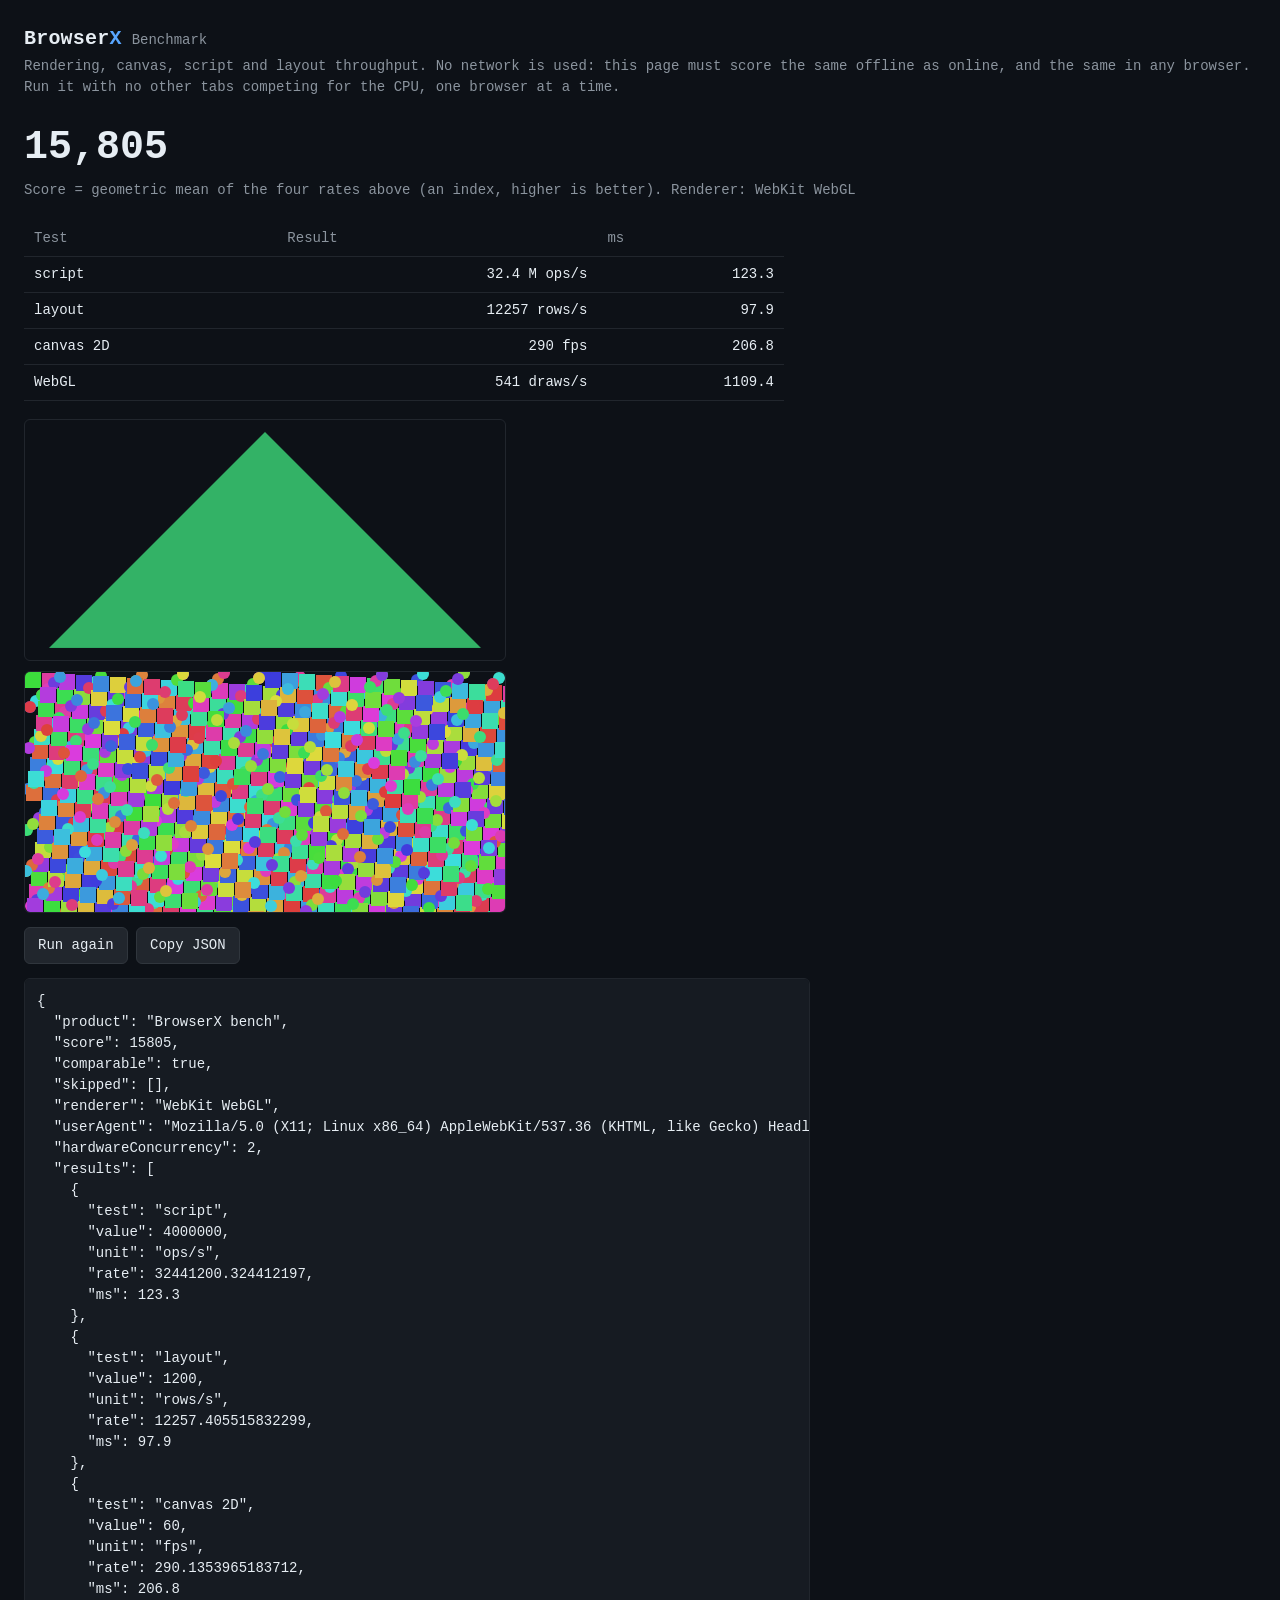
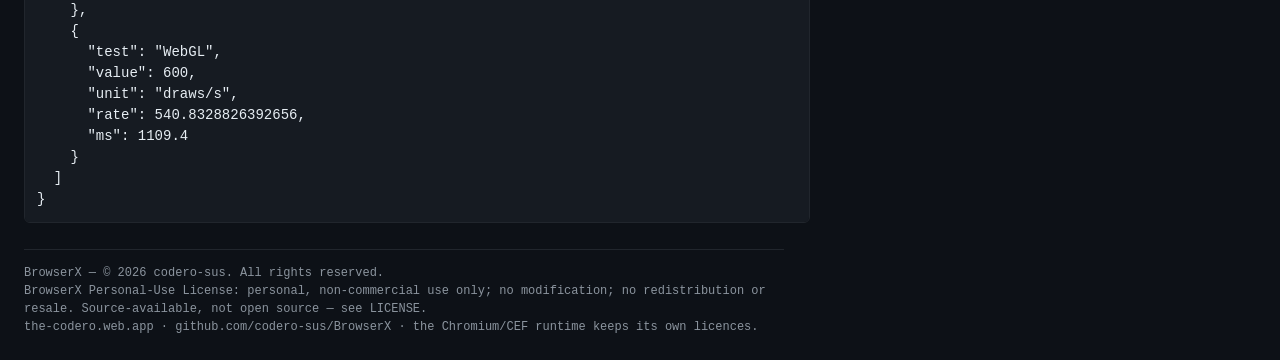
<file: mobile-edition/app/src/main/assets/bench.html>
<!DOCTYPE html>
<html lang="en">
<head>
<meta charset="utf-8">
<meta name="viewport" content="width=device-width,initial-scale=1">
<title>Benchmark &mdash; BrowserX</title>
<style>
  :root { color-scheme: dark; }
  body { margin:0; padding:24px; background:#0d1117; color:#e6edf3;
         font:14px/1.5 ui-monospace,SFMono-Regular,Menlo,monospace; }
  h1 { font-size:18px; margin:0 0 4px; }
  p.sub { color:#8b949e; margin:0 0 20px; }
  table { border-collapse:collapse; width:100%; max-width:760px; margin-bottom:18px; }
  th,td { text-align:left; padding:7px 10px; border-bottom:1px solid #21262d; }
  th { color:#8b949e; font-weight:500; }
  td.n { text-align:right; font-variant-numeric:tabular-nums; }
  #score { font-size:40px; font-weight:600; margin:2px 0 2px; }
  #verdict { color:#8b949e; margin-bottom:20px; }
  button { background:#21262d; color:#e6edf3; border:1px solid #30363d;
           border-radius:6px; padding:7px 13px; cursor:pointer; font:inherit; }
  button:hover { background:#30363d; }
  pre { background:#161b22; border:1px solid #21262d; border-radius:6px; padding:12px;
        overflow:auto; max-width:760px; }
  .warn { color:#d29922; }
  canvas { border:1px solid #21262d; border-radius:6px; display:block; margin:10px 0; }
  header.brand { display:flex; align-items:baseline; gap:10px; margin-bottom:2px; }
  .logo { font-size:20px; font-weight:700; letter-spacing:.2px; }
  .logo span { color:#58a6ff; }
  .crumb { color:#8b949e; }
  footer.credit { margin-top:26px; padding-top:14px; border-top:1px solid #21262d;
                  color:#8b949e; font-size:12px; max-width:760px; }
  footer.credit a { color:#8b949e; }
</style>
</head>
<body>
<!-- Same wordmark markup as the rest of the browser's pages, so this file is still
     recognisably a BrowserX page when someone opens it in another browser. -->
<header class="brand"><span class="logo">Browser<span>X</span></span>
  <span class="crumb">Benchmark</span></header>
<p class="sub">Rendering, canvas, script and layout throughput. No network is used:
this page must score the same offline as online, and the same in any browser.<br>
Run it with no other tabs competing for the CPU, one browser at a time.</p>

<div id="score">&mdash;</div>
<div id="verdict">Running&hellip;</div>

<table id="results">
  <thead><tr><th>Test</th><th class="n">Result</th><th class="n">ms</th></tr></thead>
  <tbody></tbody>
</table>

<canvas id="gl" width="480" height="240"></canvas>
<canvas id="c2d" width="480" height="240"></canvas>

<p><button id="rerun">Run again</button> <button id="copy">Copy JSON</button></p>
<pre id="json"></pre>

<script>
"use strict";
/* Every test measures work the browser must actually do, and reports both the rate
   (higher is better) and how long it took. Deliberately synchronous and frame-rate
   independent: this must be comparable between browsers, not a measurement of how
   fast a timer fires.
   Rules this file holds itself to:
     * each test runs its work exactly once - running it twice to time it would make
       the page itself slower than the browser it is trying to measure;
     * a test that cannot run is reported as skipped, never as a zero: a zero would
       quietly pull the score down, and dropping the row would quietly pull it up;
     * the score is withheld unless every test ran, so a page comparing a browser with
       WebGL against one without cannot produce a number that looks comparable. */
(function () {
  var results = [];
  var skipped = [];
  var tbody = document.querySelector('#results tbody');

  function row(name, display, ms) {
    var tr = document.createElement('tr');
    tr.innerHTML = '<td>' + name + '</td><td class="n">' + display + '</td><td class="n">' +
                   (ms === null ? '-' : ms.toFixed(1)) + '</td>';
    tbody.appendChild(tr);
  }

  // Runs `fn` once. `fn` returns how many units of work it completed; the rate and the
  // elapsed time both come from that single run.
  function measure(name, unit, fn) {
    var t0 = performance.now();
    var units = fn();
    var ms = performance.now() - t0;
    var rate = ms > 0 ? units / ms * 1000 : 0;
    results.push({ test: name, value: units, unit: unit, rate: rate, ms: +ms.toFixed(2) });
    return { name: name, unit: unit, units: units, rate: rate, ms: ms };
  }

  // --- script ---------------------------------------------------------------
  function scriptTest() {
    var ops = 4000000;
    return measure('script', 'ops/s', function () {
      var acc = 0;
      for (var i = 0; i < ops; i++) acc = (acc + i * 31) % 2147483647;
      return acc === 0 ? ops : ops;
    });
  }

  // --- layout / DOM ---------------------------------------------------------
  function layoutTest() {
    var rows = 1200;
    return measure('layout', 'rows/s', function () {
      var host = document.createElement('div');
      host.style.cssText = 'position:absolute;left:-9999px;top:0;width:600px';
      for (var i = 0; i < rows; i++) {
        var d = document.createElement('div');
        d.textContent = 'row ' + i + ' - ' + 'lorem ipsum dolor sit amet '.repeat(2);
        host.appendChild(d);
      }
      document.body.appendChild(host);
      host.getBoundingClientRect().height;   // forces the layout the rows asked for
      document.body.removeChild(host);
      return rows;
    });
  }

  // --- canvas 2D ------------------------------------------------------------
  function canvasTest() {
    var frames = 60;
    var c = document.querySelector('#c2d');
    var ctx = c.getContext('2d');
    // Same rule as WebGL: a test that cannot run is a skip, not a zero. A zero would
    // pull the score down, and leaving the row out would pull it up.
    if (!ctx) {
      skipped.push('canvas 2D');
      row('canvas 2D', 'no 2D context', null);
      return null;
    }
    return measure('canvas 2D', 'fps', function () {
      for (var f = 0; f < frames; f++) {
        ctx.clearRect(0, 0, c.width, c.height);
        for (var i = 0; i < 600; i++) {
          ctx.fillStyle = 'hsl(' + ((i * 7) % 360) + ',70%,55%)';
          ctx.fillRect((i * 13) % c.width, (i * 29) % c.height, 16, 16);
          ctx.beginPath();
          ctx.arc((i * 17) % c.width, (i * 23) % c.height, 6, 0, 6.283);
          ctx.fill();
        }
      }
      return frames;
    });
  }

  // --- WebGL ----------------------------------------------------------------
  function webglTest() {
    var draws = 600;
    var c = document.querySelector('#gl');
    var gl = c.getContext('webgl2') || c.getContext('webgl');
    if (!gl) {
      skipped.push('WebGL');
      row('WebGL', 'no context (software rendering)', null);
      return null;
    }
    var vs = gl.createShader(gl.VERTEX_SHADER);
    gl.shaderSource(vs, 'attribute vec2 p; void main(){ gl_Position = vec4(p,0.0,1.0); }');
    gl.compileShader(vs);
    var fs = gl.createShader(gl.FRAGMENT_SHADER);
    gl.shaderSource(fs, 'precision mediump float; void main(){ gl_FragColor = vec4(0.2,0.7,0.4,1.0); }');
    gl.compileShader(fs);
    var prog = gl.createProgram();
    gl.attachShader(prog, vs); gl.attachShader(prog, fs); gl.linkProgram(prog); gl.useProgram(prog);
    var buf = gl.createBuffer();
    gl.bindBuffer(gl.ARRAY_BUFFER, buf);
    gl.bufferData(gl.ARRAY_BUFFER, new Float32Array([-0.9,-0.9, 0.9,-0.9, 0,0.9]), gl.STATIC_DRAW);
    var loc = gl.getAttribLocation(prog, 'p');
    gl.enableVertexAttribArray(loc);
    gl.vertexAttribPointer(loc, 2, gl.FLOAT, false, 0, 0);
    gl.viewport(0, 0, c.width, c.height);

    var result = measure('WebGL', 'draws/s', function () {
      // 600 draws plus a synchronised read: the read is what stops the driver from
      // queueing the work and reporting a time that never happened.
      for (var i = 0; i < draws; i++) {
        gl.clear(gl.COLOR_BUFFER_BIT);
        gl.drawArrays(gl.TRIANGLES, 0, 3);
      }
      gl.finish();
      gl.readPixels(0, 0, 1, 1, gl.RGBA, gl.UNSIGNED_BYTE, new Uint8Array(4));
      return draws;
    });
    var renderer = null;
    try { renderer = gl.getParameter(gl.RENDERER) || null; } catch (e) { renderer = null; }
    return { result: result, renderer: renderer };
  }

  function format(name, r) {
    if (name === 'script') return (r.rate / 1e6).toFixed(1) + ' M ops/s';
    if (name === 'layout') return Math.round(r.rate) + ' rows/s';
    if (name === 'canvas 2D') return Math.round(r.rate) + ' fps';
    return Math.round(r.rate) + ' draws/s';
  }

  function run() {
    tbody.innerHTML = '';
    results = [];
    skipped = [];
    document.querySelector('#score').textContent = '\u2026';
    document.querySelector('#verdict').textContent = 'Running\u2026';

    var script = scriptTest();   row('script', format('script', script), script.ms);
    var layout = layoutTest();   row('layout', format('layout', layout), layout.ms);
    var canvas = canvasTest();
    if (canvas !== null) row('canvas 2D', format('canvas 2D', canvas), canvas.ms);
    var webgl = webglTest();
    var renderer = null;
    if (webgl !== null) {
      row('WebGL', format('WebGL', webgl.result), webgl.result.ms);
      renderer = webgl.renderer;
    }

    // One comparable number: the geometric mean of the rates, which is an *index*, not
    // a physical quantity - it exists so a fast browser and a slow one can be told
    // apart by one digit. Withheld when a test was skipped: partly-measured browsers
    // must not be handed a number that looks like a full one.
    var score = null;
    if (skipped.length === 0) {
      var product = 1;
      for (var i = 0; i < results.length; i++) product *= results[i].rate;
      if (product > 0) score = Math.round(Math.pow(product, 1 / results.length));
    }

    var scoreEl = document.querySelector('#score');
    var verdictEl = document.querySelector('#verdict');
    scoreEl.textContent = score === null ? 'n/a' : score.toLocaleString();
    if (skipped.length !== 0) {
      verdictEl.innerHTML = '<span class="warn">' + skipped.join(' and ') + ' could not run, so ' +
        'the score is withheld \u2014 the tests that did run are above, and they are only ' +
        'comparable against the same tests on the same machine.</span>';
    } else {
      verdictEl.textContent = 'Score = geometric mean of the four rates above (an index, higher is ' +
        'better). Renderer: ' + (renderer || 'unknown');
    }

    document.querySelector('#json').textContent = JSON.stringify({
      product: 'BrowserX bench',
      score: score,
      comparable: skipped.length === 0,
      skipped: skipped,
      renderer: renderer,
      userAgent: navigator.userAgent,
      hardwareConcurrency: navigator.hardwareConcurrency || null,
      results: results
    }, null, 2);
  }

  document.querySelector('#rerun').addEventListener('click', run);
  document.querySelector('#copy').addEventListener('click', function () {
    var button = this;
    var text = document.querySelector('#json').textContent;
    if (!navigator.clipboard) {
      button.textContent = 'select the text below';
      return;
    }
    navigator.clipboard.writeText(text).then(function () {
      button.textContent = 'copied';
      setTimeout(function () { button.textContent = 'Copy JSON'; }, 1500);
    }, function () {
      button.textContent = 'select the text below';
    });
  });
  // Give the first paint a chance to happen, then measure.
  requestAnimationFrame(function () { setTimeout(run, 50); });
})();
</script>
<footer class="credit">
  BrowserX &mdash; &copy; 2026 codero-sus. All rights reserved.<br>
  BrowserX Personal-Use License: personal, non-commercial use only; no modification;
  no redistribution or resale. Source-available, not open source &mdash; see LICENSE.<br>
  the-codero.web.app &middot; github.com/codero-sus/BrowserX &middot;
  the Chromium/CEF runtime keeps its own licences.
</footer>
</body>
</html>
</file>
